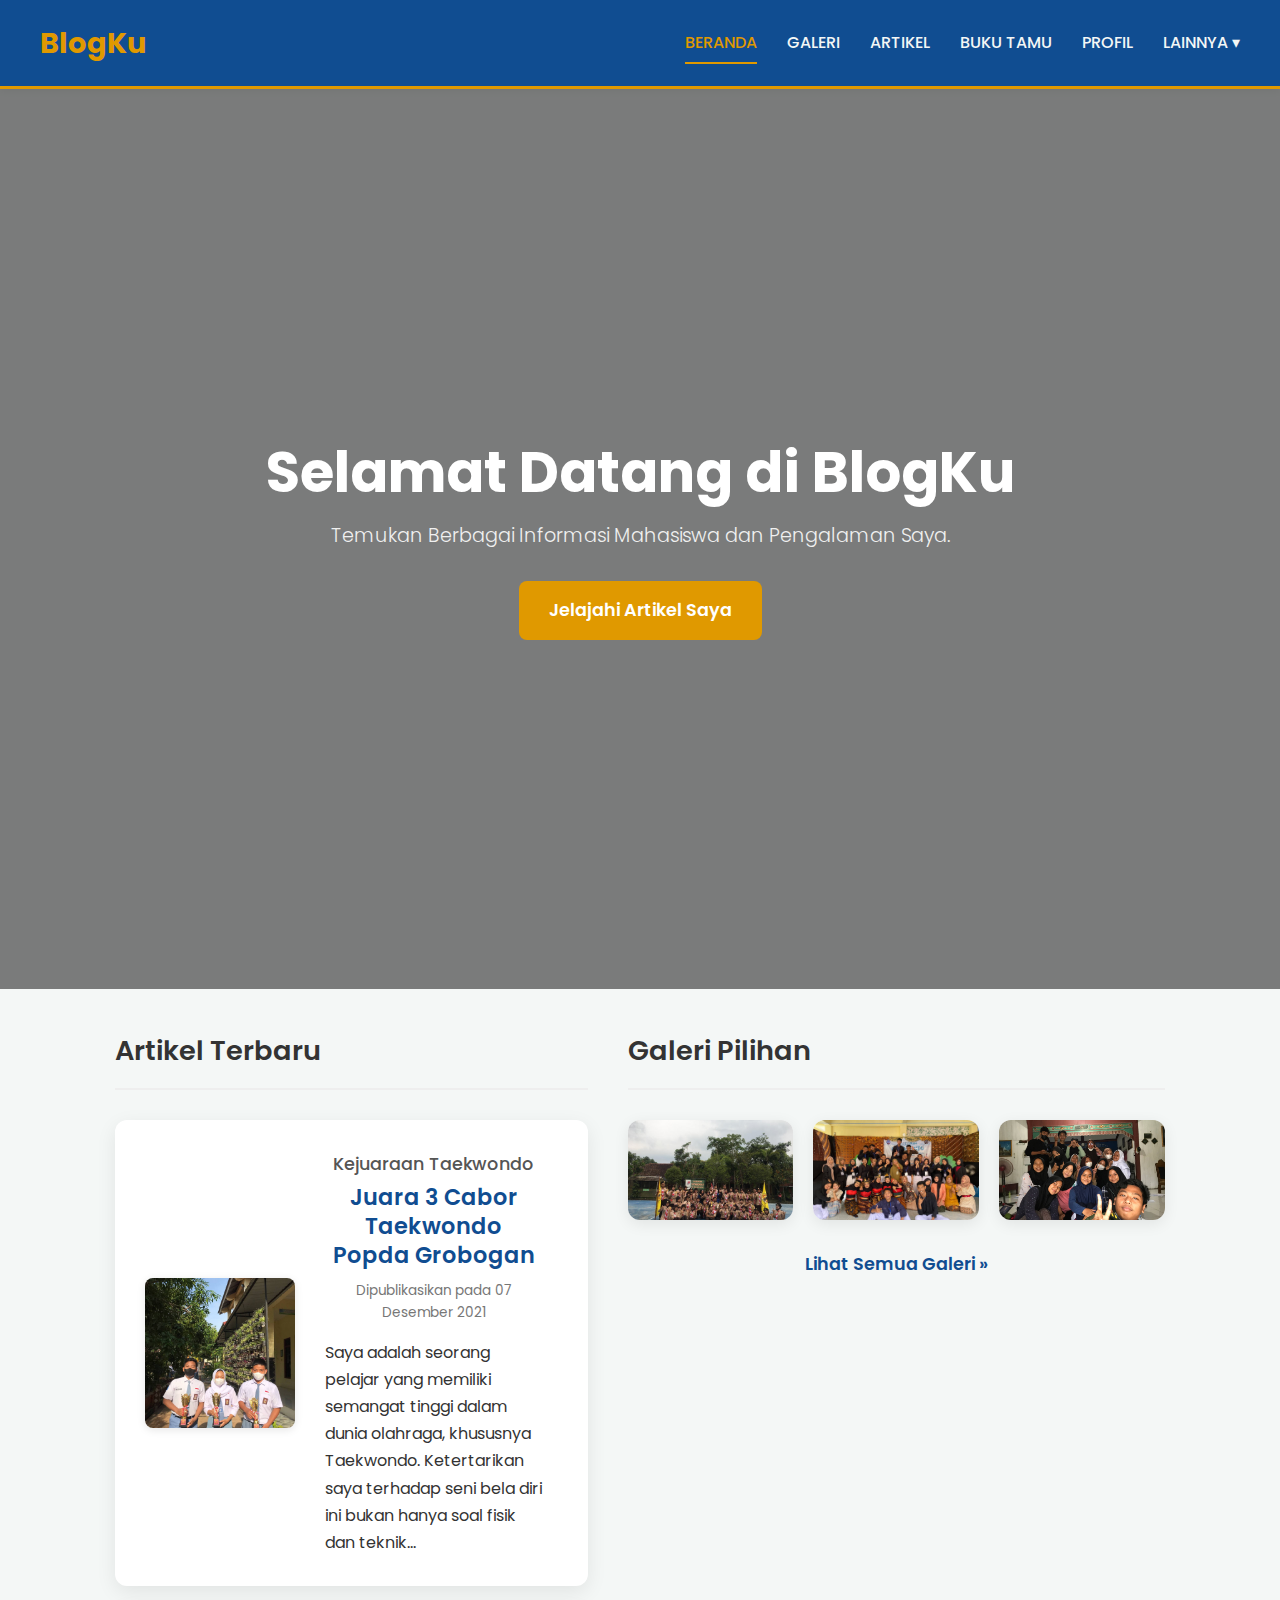
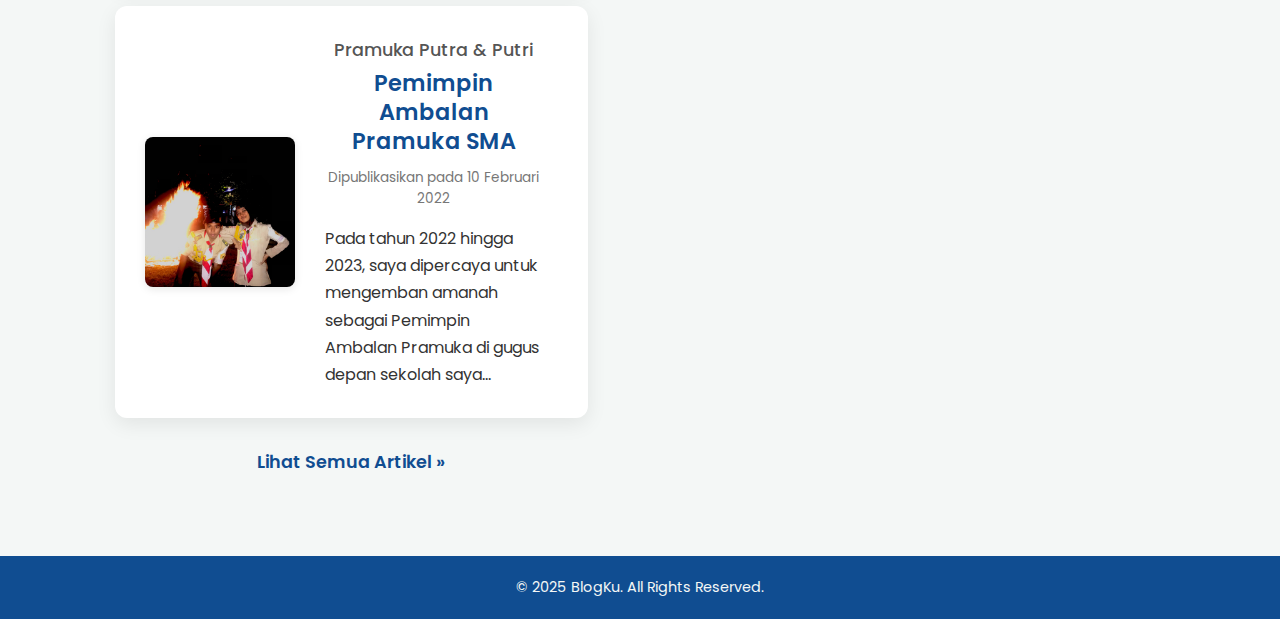
<file: index.html>
<!DOCTYPE html>
<html lang="en">
  <head>
    <meta charset="UTF-8" />
    <meta name="viewport" content="width=device-width, initial-scale=1.0" />
    <title>BlogKu - Beranda</title>
    <link
      href="https://fonts.googleapis.com/css2?family=Poppins:wght@300;400;500;600;700&display=swap"
      rel="stylesheet"
    />
    <link rel="stylesheet" href="style.css" />
  </head>
  <body>
    <header class="header">
      <a href="index.html" class="logo">BlogKu</a>
      <nav>
        <ul>
          <li><a href="index.html" class="active-nav-link">BERANDA</a></li>
          <li><a href="gallery.html">GALERI</a></li>
          <li><a href="article.html">ARTIKEL</a></li>
          <li><a href="guestbook.html">BUKU TAMU</a></li>
          <li><a href="profile.html">PROFIL</a></li>
          <li class="dropdown">
            <a href="#">LAINNYA &#9662;</a>
            <ul class="dropdown-content">
              <li><a href="achievements.html">PRESTASI</a></li>
              <li><a href="contact.html">KONTAK</a></li>
            </ul>
          </li>
        </ul>
      </nav>
    </header>

    <section class="hero-section">
      <div class="hero-content">
        <h1>Selamat Datang di BlogKu</h1>
        <p>Temukan Berbagai Informasi Mahasiswa dan Pengalaman Saya.</p>
        <a href="article.html" class="hero-button">Jelajahi Artikel Saya</a>
      </div>
    </section>

    <main class="main-content-below-hero">
      <section class="section-recent-articles">
        <h2 class="card-header-title">Artikel Terbaru</h2>

        <div class="article-card">
          <div class="article-image-container">
            <img
              src="img/photo_2025-07-31_10-55-17.jpg"
              alt="Gambar Artikel 1"
            />
          </div>
          <div class="article-content text-align-left">
            <h3 class="article-category">Kejuaraan Taekwondo</h3>
            <h4 class="article-sub-title">
              Juara 3 Cabor Taekwondo Popda Grobogan
            </h4>
            <p class="article-date">Dipublikasikan pada 07 Desember 2021</p>
            <p class="article-excerpt">
              Saya adalah seorang pelajar yang memiliki semangat tinggi dalam
              dunia olahraga, khususnya Taekwondo. Ketertarikan saya terhadap
              seni bela diri ini bukan hanya soal fisik dan teknik...
            </p>
          </div>
        </div>

        <div class="article-card">
          <div class="article-image-container">
            <img
              src="img/photo_2025-07-31_10-53-11.jpg"
              alt="Gambar Artikel 2"
            />
          </div>
          <div class="article-content text-align-left">
            <h3 class="article-category">Pramuka Putra & Putri</h3>
            <h4 class="article-sub-title">Pemimpin Ambalan Pramuka SMA</h4>
            <p class="article-date">Dipublikasikan pada 10 Februari 2022</p>
            <p class="article-excerpt">
              Pada tahun 2022 hingga 2023, saya dipercaya untuk mengemban amanah
              sebagai Pemimpin Ambalan Pramuka di gugus depan sekolah saya...
            </p>
          </div>
        </div>

        <div class="view-all-link">
          <a href="article.html">Lihat Semua Artikel &raquo;</a>
        </div>
      </section>

      <section class="section-featured-gallery">
        <h2 class="card-header-title">Galeri Pilihan</h2>

        <div class="gallery-container-index">
          <div class="gallery-item-index">
            <a href="gallery.html#lightbox-image-1">
              <img
                src="img/photo_2025-08-03_07-51-49.jpg"
                alt="Featured Gallery 1"
              />
            </a>
          </div>
          <div class="gallery-item-index">
            <a href="gallery.html#lightbox-image-2">
              <img
                src="img/photo_2025-07-31_10-54-39.jpg"
                alt="Featured Gallery 2"
              />
            </a>
          </div>
          <div class="gallery-item-index">
            <a href="gallery.html#lightbox-image-3">
              <img
                src="img/photo_2025-07-31_10-55-32.jpg"
                alt="Featured Gallery 3"
              />
            </a>
          </div>
        </div>

        <div class="view-all-link">
          <a href="gallery.html">Lihat Semua Galeri &raquo;</a>
        </div>
      </section>
    </main>

    <footer class="footer">
      <p>&copy; 2025 BlogKu. All Rights Reserved.</p>
    </footer>
  </body>
</html>
</file>
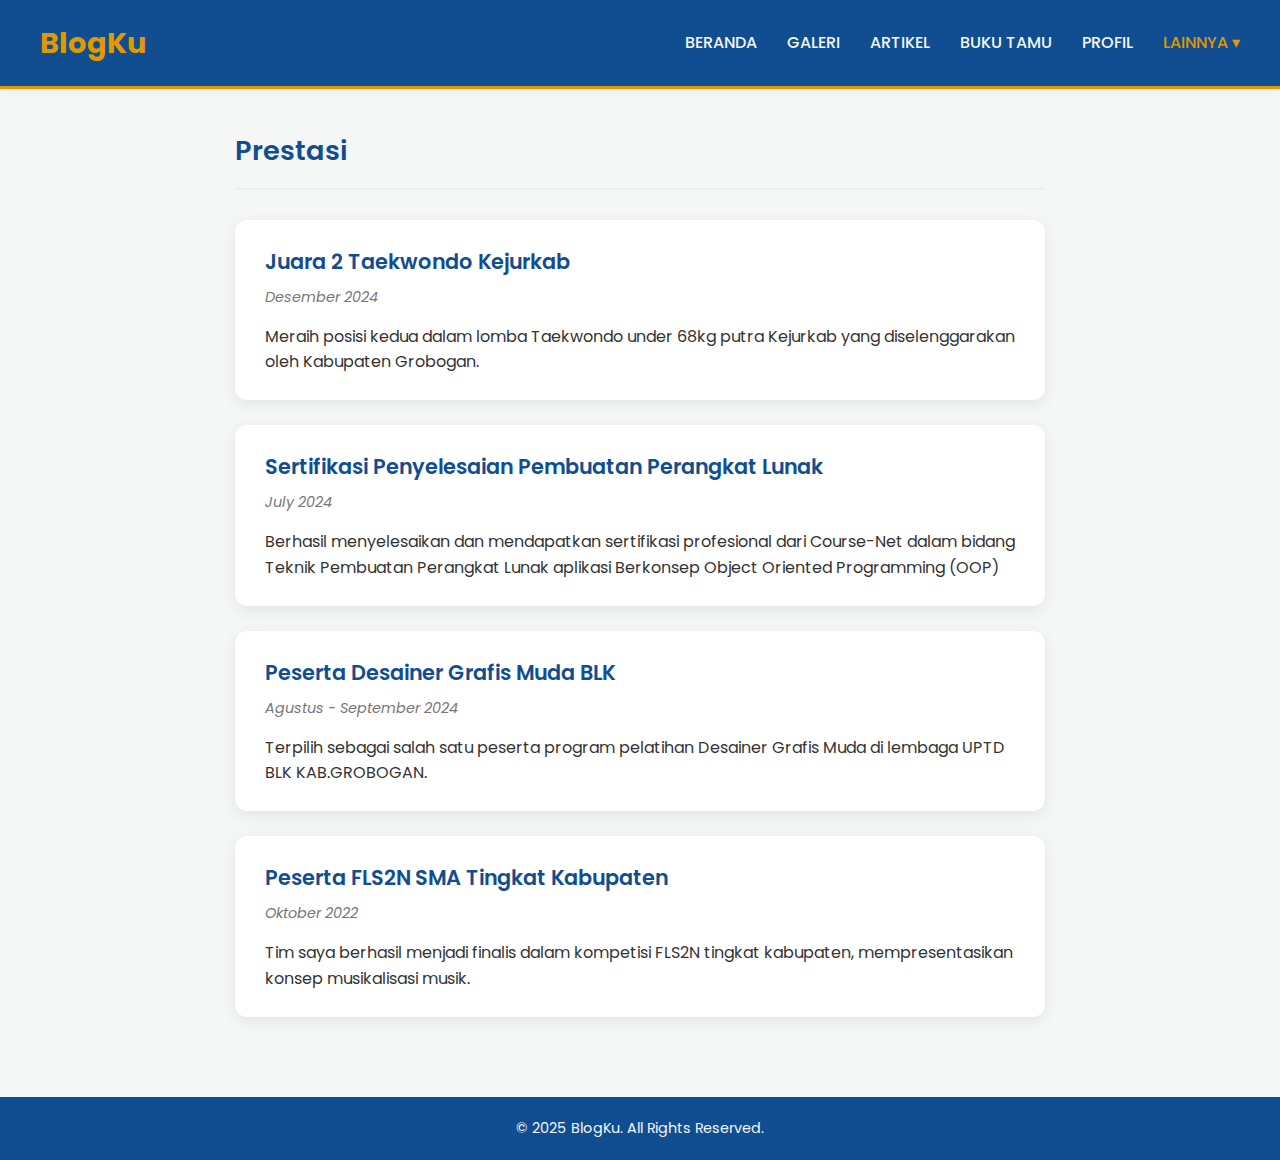
<file: achievements.html>
<!DOCTYPE html>
<html lang="en">
  <head>
    <meta charset="UTF-8" />
    <meta name="viewport" content="width=device-width, initial-scale=1.0" />
    <title>BlogKu - Prestasi</title>
    <link
      href="https://fonts.googleapis.com/css2?family=Poppins:wght@300;400;500;600;700&display=swap"
      rel="stylesheet"
    />
    <link rel="stylesheet" href="style.css" />
  </head>
  <body>
    <header class="header">
      <a href="index.html" class="logo">BlogKu</a>
      <nav>
        <ul>
          <li><a href="index.html">BERANDA</a></li>
          <li><a href="gallery.html">GALERI</a></li>
          <li><a href="article.html">ARTIKEL</a></li>
          <li><a href="guestbook.html">BUKU TAMU</a></li>
          <li><a href="profile.html">PROFIL</a></li>
          <li class="dropdown">
            <a href="#" class="active-nav-link">LAINNYA &#9662;</a>
            <ul class="dropdown-content">
              <li>
                <a href="achievements.html" class="active-nav-link">PRESTASI</a>
              </li>
              <li><a href="contact.html">KONTAK</a></li>
            </ul>
          </li>
        </ul>
      </nav>
    </header>

    <main class="main-content">
      <section class="achievements-section">
        <h2 class="card-header-title">Prestasi</h2>

        <div class="achievements-container">
          <div class="achievement-card">
            <h3>Juara 2 Taekwondo Kejurkab</h3>
            <p class="achievement-date">Desember 2024</p>
            <p class="achievement-description">
              Meraih posisi kedua dalam lomba Taekwondo under 68kg putra
              Kejurkab yang diselenggarakan oleh Kabupaten Grobogan.
            </p>
          </div>

          <div class="achievement-card">
            <h3>Sertifikasi Penyelesaian Pembuatan Perangkat Lunak</h3>
            <p class="achievement-date">July 2024</p>
            <p class="achievement-description">
              Berhasil menyelesaikan dan mendapatkan sertifikasi profesional
              dari Course-Net dalam bidang Teknik Pembuatan Perangkat Lunak
              aplikasi Berkonsep Object Oriented Programming (OOP)
            </p>
          </div>

          <div class="achievement-card">
            <h3>Peserta Desainer Grafis Muda BLK</h3>
            <p class="achievement-date">Agustus - September 2024</p>
            <p class="achievement-description">
              Terpilih sebagai salah satu peserta program pelatihan Desainer
              Grafis Muda di lembaga UPTD BLK KAB.GROBOGAN.
            </p>
          </div>

          <div class="achievement-card">
            <h3>Peserta FLS2N SMA Tingkat Kabupaten</h3>
            <p class="achievement-date">Oktober 2022</p>
            <p class="achievement-description">
              Tim saya berhasil menjadi finalis dalam kompetisi FLS2N tingkat
              kabupaten, mempresentasikan konsep musikalisasi musik.
            </p>
          </div>
        </div>
      </section>
    </main>

    <footer class="footer">
      <p>&copy; 2025 BlogKu. All Rights Reserved.</p>
    </footer>
  </body>
</html>
</file>
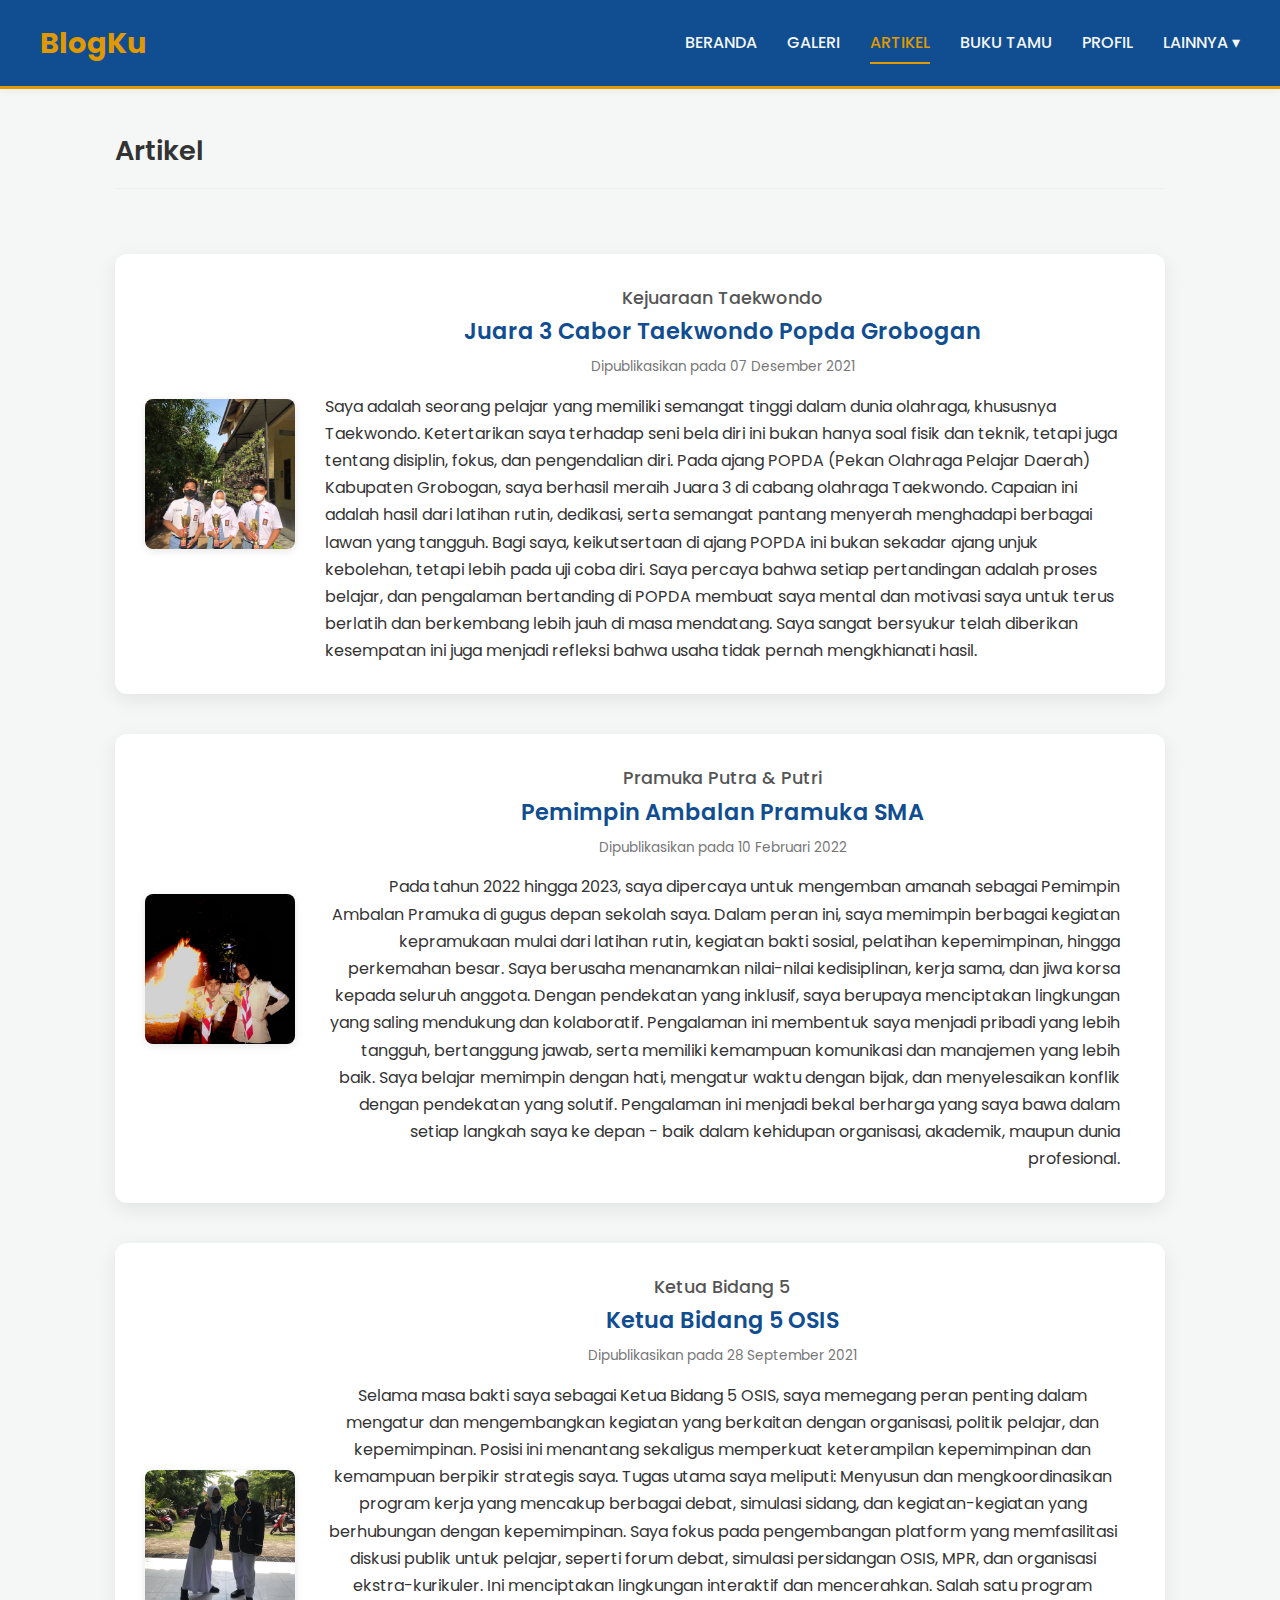
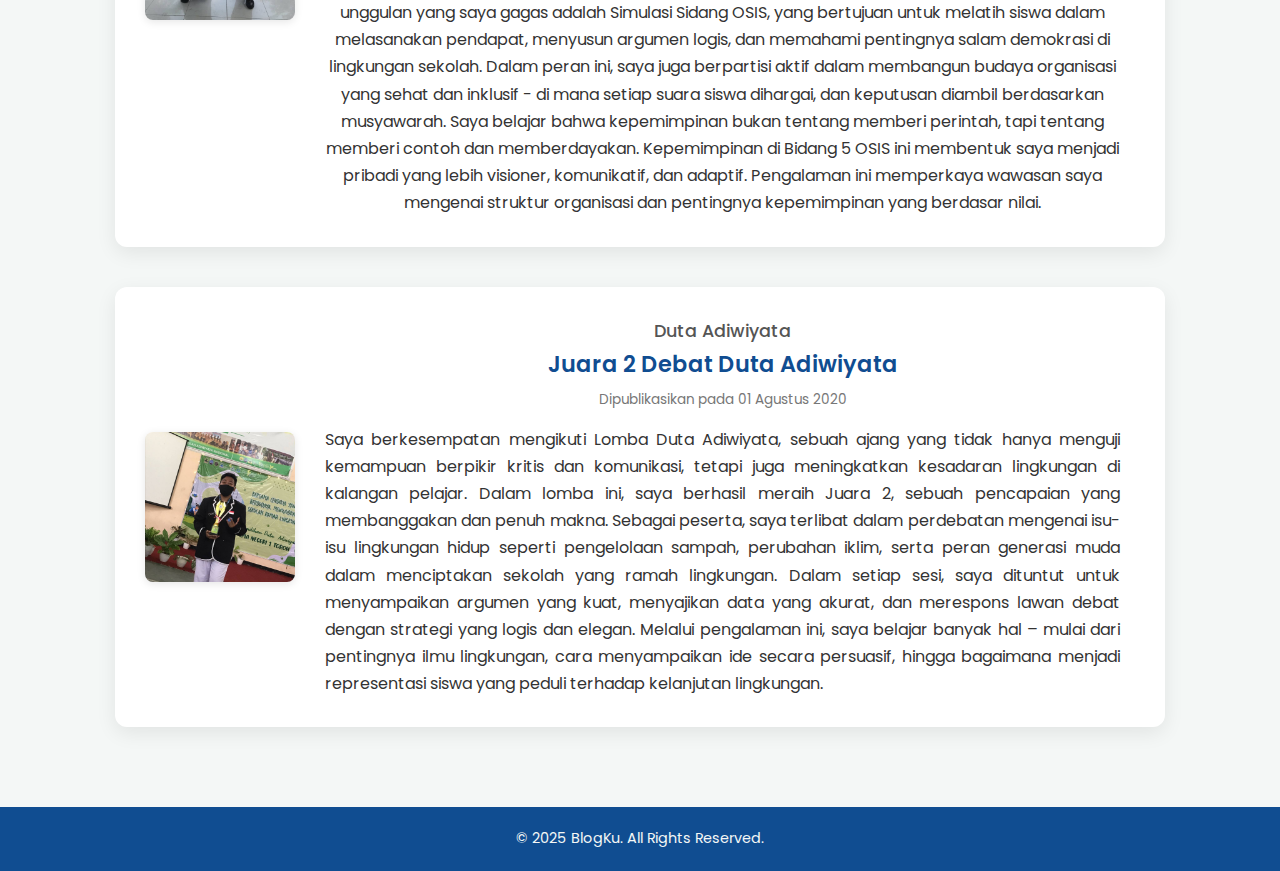
<file: article.html>
<!DOCTYPE html>
<html lang="en">
  <head>
    <meta charset="UTF-8" />
    <meta name="viewport" content="width=device-width, initial-scale=1.0" />
    <title>BlogKu - Artikel</title>
    <link
      href="https://fonts.googleapis.com/css2?family=Poppins:wght@300;400;500;600;700&display=swap"
      rel="stylesheet"
    />
    <link rel="stylesheet" href="style.css" />
  </head>
  <body>
    <header class="header">
      <a href="#" class="logo">BlogKu</a>
      <nav>
        <ul>
          <li><a href="index.html">BERANDA</a></li>
          <li><a href="gallery.html">GALERI</a></li>
          <li><a href="article.html" class="active-nav-link">ARTIKEL</a></li>
          <li><a href="guestbook.html">BUKU TAMU</a></li>
          <li><a href="profile.html">PROFIL</a></li>
          <li class="dropdown">
            <a href="#">LAINNYA &#9662;</a>
            <ul class="dropdown-content">
              <li><a href="achievements.html">PRESTASI</a></li>
              <li><a href="contact.html">KONTAK</a></li>
            </ul>
          </li>
        </ul>
      </nav>
    </header>

    <main class="main-content">
      <section class="articles-container">
        <h2 class="card-header-title">Artikel</h2>

        <div class="article-card">
          <div class="article-image-container">
            <img
              src="img/photo_2025-07-31_10-55-17.jpg"
              alt="Gambar Artikel 1"
            />
          </div>
          <div class="article-content text-align-left">
            <h3 class="article-category">Kejuaraan Taekwondo</h3>
            <h4 class="article-sub-title">
              Juara 3 Cabor Taekwondo Popda Grobogan
            </h4>
            <p class="article-date">Dipublikasikan pada 07 Desember 2021</p>
            <p class="article-excerpt">
              Saya adalah seorang pelajar yang memiliki semangat tinggi dalam
              dunia olahraga, khususnya Taekwondo. Ketertarikan saya terhadap
              seni bela diri ini bukan hanya soal fisik dan teknik, tetapi juga
              tentang disiplin, fokus, dan pengendalian diri. Pada ajang POPDA
              (Pekan Olahraga Pelajar Daerah) Kabupaten Grobogan, saya berhasil
              meraih Juara 3 di cabang olahraga Taekwondo. Capaian ini adalah
              hasil dari latihan rutin, dedikasi, serta semangat pantang
              menyerah menghadapi berbagai lawan yang tangguh. Bagi saya,
              keikutsertaan di ajang POPDA ini bukan sekadar ajang unjuk
              kebolehan, tetapi lebih pada uji coba diri. Saya percaya bahwa
              setiap pertandingan adalah proses belajar, dan pengalaman
              bertanding di POPDA membuat saya mental dan motivasi saya untuk
              terus berlatih dan berkembang lebih jauh di masa mendatang. Saya
              sangat bersyukur telah diberikan kesempatan ini juga menjadi
              refleksi bahwa usaha tidak pernah mengkhianati hasil.
            </p>
          </div>
        </div>

        <div class="article-card">
          <div class="article-image-container">
            <img
              src="img/photo_2025-07-31_10-53-11.jpg"
              alt="Gambar Artikel 2"
            />
          </div>
          <div class="article-content text-align-right">
            <h3 class="article-category">Pramuka Putra & Putri</h3>
            <h4 class="article-sub-title">Pemimpin Ambalan Pramuka SMA</h4>
            <p class="article-date">Dipublikasikan pada 10 Februari 2022</p>
            <p class="article-excerpt">
              Pada tahun 2022 hingga 2023, saya dipercaya untuk mengemban amanah
              sebagai Pemimpin Ambalan Pramuka di gugus depan sekolah saya.
              Dalam peran ini, saya memimpin berbagai kegiatan kepramukaan mulai
              dari latihan rutin, kegiatan bakti sosial, pelatihan kepemimpinan,
              hingga perkemahan besar. Saya berusaha menanamkan nilai-nilai
              kedisiplinan, kerja sama, dan jiwa korsa kepada seluruh anggota.
              Dengan pendekatan yang inklusif, saya berupaya menciptakan
              lingkungan yang saling mendukung dan kolaboratif. Pengalaman ini
              membentuk saya menjadi pribadi yang lebih tangguh, bertanggung
              jawab, serta memiliki kemampuan komunikasi dan manajemen yang
              lebih baik. Saya belajar memimpin dengan hati, mengatur waktu
              dengan bijak, dan menyelesaikan konflik dengan pendekatan yang
              solutif. Pengalaman ini menjadi bekal berharga yang saya bawa
              dalam setiap langkah saya ke depan - baik dalam kehidupan
              organisasi, akademik, maupun dunia profesional.
            </p>
          </div>
        </div>

        <div class="article-card">
          <div class="article-image-container">
            <img
              src="img/photo_2025-08-02_06-40-42.jpg"
              alt="Gambar Artikel 3"
            />
          </div>
          <div class="article-content text-align-center">
            <h3 class="article-category">Ketua Bidang 5</h3>
            <h4 class="article-sub-title">Ketua Bidang 5 OSIS</h4>
            <p class="article-date">Dipublikasikan pada 28 September 2021</p>
            <p class="article-excerpt">
              Selama masa bakti saya sebagai Ketua Bidang 5 OSIS, saya memegang
              peran penting dalam mengatur dan mengembangkan kegiatan yang
              berkaitan dengan organisasi, politik pelajar, dan kepemimpinan.
              Posisi ini menantang sekaligus memperkuat keterampilan
              kepemimpinan dan kemampuan berpikir strategis saya. Tugas utama
              saya meliputi: Menyusun dan mengkoordinasikan program kerja yang
              mencakup berbagai debat, simulasi sidang, dan kegiatan-kegiatan
              yang berhubungan dengan kepemimpinan. Saya fokus pada pengembangan
              platform yang memfasilitasi diskusi publik untuk pelajar, seperti
              forum debat, simulasi persidangan OSIS, MPR, dan organisasi
              ekstra-kurikuler. Ini menciptakan lingkungan interaktif dan
              mencerahkan. Salah satu program unggulan yang saya gagas adalah
              Simulasi Sidang OSIS, yang bertujuan untuk melatih siswa dalam
              melasanakan pendapat, menyusun argumen logis, dan memahami
              pentingnya salam demokrasi di lingkungan sekolah. Dalam peran ini,
              saya juga berpartisi aktif dalam membangun budaya organisasi yang
              sehat dan inklusif - di mana setiap suara siswa dihargai, dan
              keputusan diambil berdasarkan musyawarah. Saya belajar bahwa
              kepemimpinan bukan tentang memberi perintah, tapi tentang memberi
              contoh dan memberdayakan. Kepemimpinan di Bidang 5 OSIS ini
              membentuk saya menjadi pribadi yang lebih visioner, komunikatif,
              dan adaptif. Pengalaman ini memperkaya wawasan saya mengenai
              struktur organisasi dan pentingnya kepemimpinan yang berdasar
              nilai.
            </p>
          </div>
        </div>

        <div class="article-card">
          <div class="article-image-container">
            <img
              src="img/photo_2025-07-31_10-55-23.jpg"
              alt="Gambar Artikel 4"
            />
          </div>
          <div class="article-content text-align-justify">
            <h3 class="article-category">Duta Adiwiyata</h3>
            <h4 class="article-sub-title">Juara 2 Debat Duta Adiwiyata</h4>
            <p class="article-date">Dipublikasikan pada 01 Agustus 2020</p>
            <p class="article-excerpt">
              Saya berkesempatan mengikuti Lomba Duta Adiwiyata, sebuah ajang
              yang tidak hanya menguji kemampuan berpikir kritis dan komunikasi,
              tetapi juga meningkatkan kesadaran lingkungan di kalangan pelajar.
              Dalam lomba ini, saya berhasil meraih Juara 2, sebuah pencapaian
              yang membanggakan dan penuh makna. Sebagai peserta, saya terlibat
              dalam perdebatan mengenai isu-isu lingkungan hidup seperti
              pengelolaan sampah, perubahan iklim, serta peran generasi muda
              dalam menciptakan sekolah yang ramah lingkungan. Dalam setiap
              sesi, saya dituntut untuk menyampaikan argumen yang kuat,
              menyajikan data yang akurat, dan merespons lawan debat dengan
              strategi yang logis dan elegan. Melalui pengalaman ini, saya
              belajar banyak hal – mulai dari pentingnya ilmu lingkungan, cara
              menyampaikan ide secara persuasif, hingga bagaimana menjadi
              representasi siswa yang peduli terhadap kelanjutan lingkungan.
            </p>
          </div>
        </div>
      </section>
    </main>

    <footer class="footer">
      <p>&copy; 2025 BlogKu. All Rights Reserved.</p>
    </footer>
  </body>
</html>
</file>
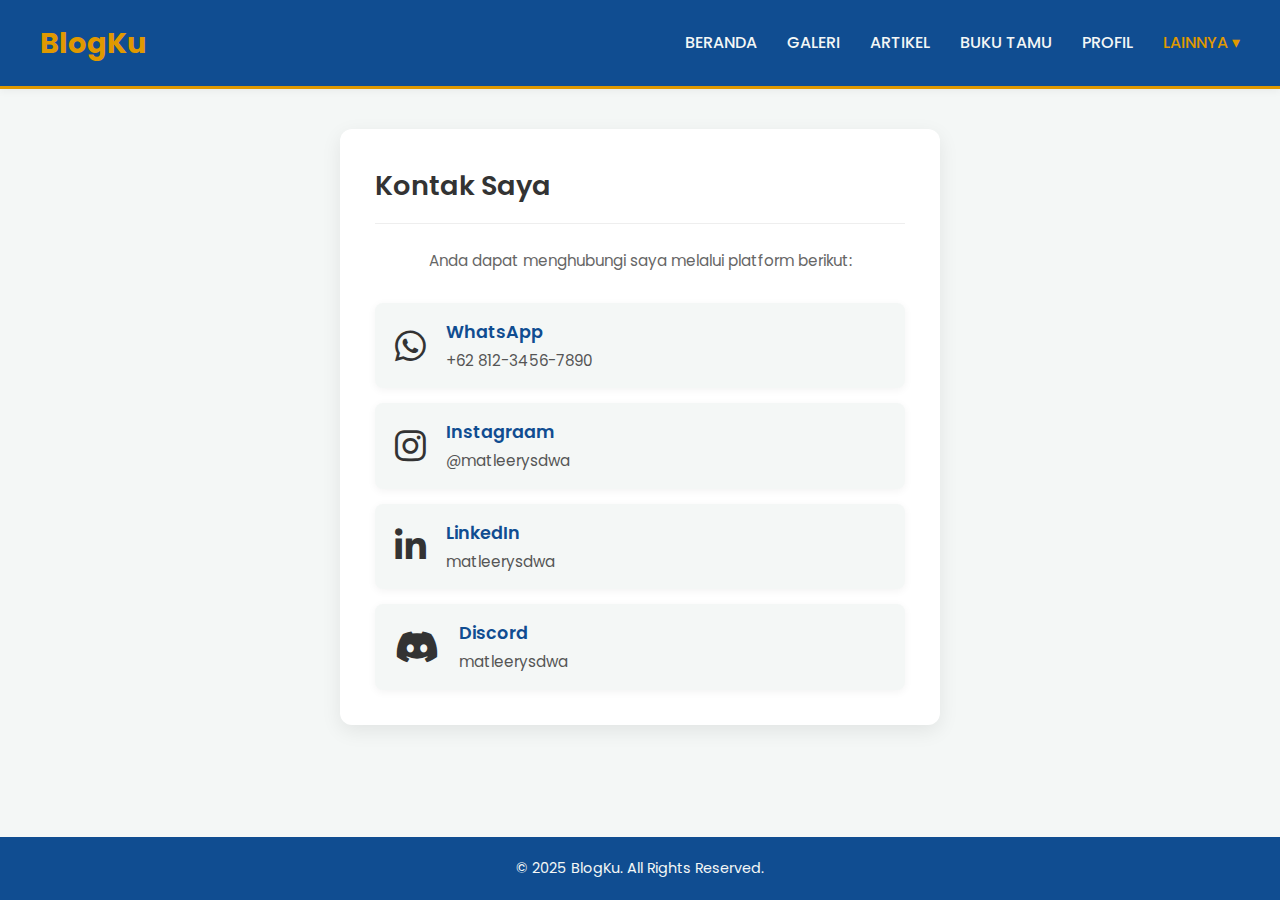
<file: contact.html>
<!DOCTYPE html>
<html lang="en">
  <head>
    <meta charset="UTF-8" />
    <meta name="viewport" content="width=device-width, initial-scale=1.0" />
    <title>BlogKu - Kontak Saya</title>
    <link
      href="https://fonts.googleapis.com/css2?family=Poppins:wght@300;400;500;600;700&display=swap"
      rel="stylesheet"
    />
    <link
      rel="stylesheet"
      href="https://cdnjs.cloudflare.com/ajax/libs/font-awesome/6.0.0-beta3/css/all.min.css"
    />
    <link rel="stylesheet" href="style.css" />
  </head>
  <body>
    <header class="header">
      <a href="index.html" class="logo">BlogKu</a>
      <nav>
        <ul>
          <li><a href="index.html">BERANDA</a></li>
          <li><a href="gallery.html">GALERI</a></li>
          <li><a href="article.html">ARTIKEL</a></li>
          <li><a href="guestbook.html">BUKU TAMU</a></li>
          <li><a href="profile.html">PROFIL</a></li>
          <li class="dropdown">
            <a href="#" class="active-nav-link">LAINNYA &#9662;</a>
            <ul class="dropdown-content">
              <li><a href="achievements.html">PRESTASI</a></li>
              <li><a href="contact.html" class="active-nav-link">KONTAK</a></li>
            </ul>
          </li>
        </ul>
      </nav>
    </header>

    <main class="main-content">
      <section class="contact-card">
        <h2 class="card-header-title">Kontak Saya</h2>

        <p class="contact-description">
          Anda dapat menghubungi saya melalui platform berikut:
        </p>

        <div class="contact-methods-list">
          <a
            href="https://wa.me/6281234567890"
            target="_blank"
            class="contact-method-item"
          >
            <span class="contact-method-icon"
              ><i class="fab fa-whatsapp"></i
            ></span>
            <div class="contact-method-text">
              <span class="contact-method-name">WhatsApp</span>
              <span class="contact-method-handle">+62 812-3456-7890</span>
            </div>
          </a>
          <a
            href="https://www.instagram.com/matleerysdwa"
            target="_blank"
            class="contact-method-item"
          >
            <span class="contact-method-icon"
              ><i class="fab fa-instagram"></i
            ></span>
            <div class="contact-method-text">
              <span class="contact-method-name">Instagraam</span>
              <span class="contact-method-handle">@matleerysdwa</span>
            </div>
          </a>
          <a
            href="https://www.linkedin.com/in/nama-profil"
            target="_blank"
            class="contact-method-item"
          >
            <span class="contact-method-icon"
              ><i class="fab fa-linkedin-in"></i
            ></span>
            <div class="contact-method-text">
              <span class="contact-method-name">LinkedIn</span>
              <span class="contact-method-handle">matleerysdwa</span>
            </div>
          </a>
          <a
            href="https://discordapp.com/usersa"
            target="_blank"
            class="contact-method-item"
          >
            <span class="contact-method-icon"
              ><i class="fab fa-discord"></i
            ></span>
            <div class="contact-method-text">
              <span class="contact-method-name">Discord</span>
              <span class="contact-method-handle">matleerysdwa</span>
            </div>
          </a>
        </div>
      </section>
    </main>

    <footer class="footer">
      <p>&copy; 2025 BlogKu. All Rights Reserved.</p>
    </footer>
  </body>
</html>
</file>
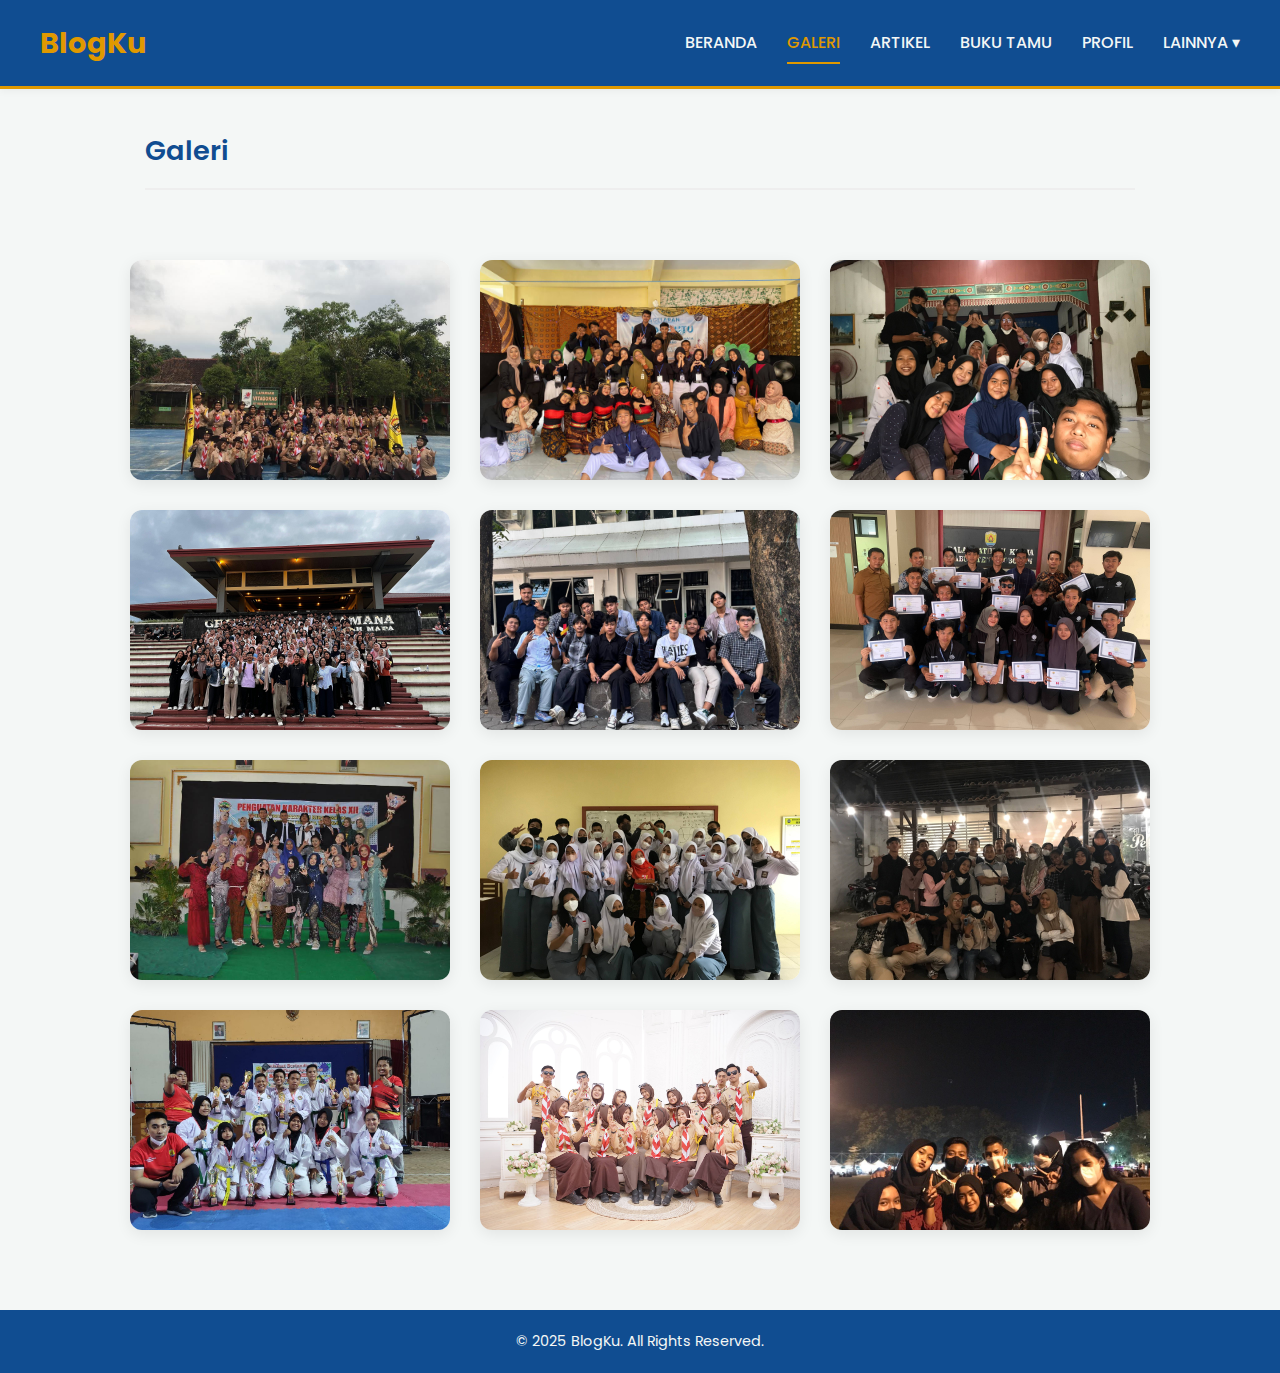
<file: gallery.html>
<!DOCTYPE html>
<html lang="en">
  <head>
    <meta charset="UTF-8" />
    <meta name="viewport" content="width=device-width, initial-scale=1.0" />
    <title>BlogKu - Galeri</title>
    <link
      href="https://fonts.googleapis.com/css2?family=Poppins:wght@300;400;500;600;700&display=swap"
      rel="stylesheet"
    />
    <link rel="stylesheet" href="style.css" />
  </head>
  <body>
    <header class="header">
      <a href="#" class="logo">BlogKu</a>
      <nav>
        <ul>
          <li><a href="index.html">BERANDA</a></li>
          <li><a href="gallery.html" class="active-nav-link">GALERI</a></li>
          <li><a href="article.html">ARTIKEL</a></li>
          <li><a href="guestbook.html">BUKU TAMU</a></li>
          <li><a href="profile.html">PROFIL</a></li>
          <li class="dropdown">
            <a href="#">LAINNYA &#9662;</a>
            <ul class="dropdown-content">
              <li><a href="achievements.html">PRESTASI</a></li>
              <li><a href="contact.html">KONTAK</a></li>
            </ul>
          </li>
        </ul>
      </nav>
    </header>

    <main class="main-content">
      <section class="gallery-section">
        <h2 class="card-header-title">Galeri</h2>

        <div class="gallery-container">
          <div class="gallery-item">
            <a href="#lightbox-image-1">
              <img
                src="img/photo_2025-08-03_07-51-49.jpg"
                alt="Gallery Photo 1"
              />
            </a>
          </div>
          <div class="gallery-item">
            <a href="#lightbox-image-2">
              <img
                src="img/photo_2025-07-31_10-54-39.jpg"
                alt="Gallery Photo 2"
              />
            </a>
          </div>
          <div class="gallery-item">
            <a href="#lightbox-image-3">
              <img
                src="img/photo_2025-07-31_10-55-32.jpg"
                alt="Gallery Photo 3"
              />
            </a>
          </div>
          <div class="gallery-item">
            <a href="#lightbox-image-4">
              <img
                src="img/photo_2025-07-31_10-52-40.jpg"
                alt="Gallery Photo 4"
              />
            </a>
          </div>
          <div class="gallery-item">
            <a href="#lightbox-image-5">
              <img
                src="img/photo_2025-07-31_10-39-44.jpg"
                alt="Gallery Photo 5"
              />
            </a>
          </div>
          <div class="gallery-item">
            <a href="#lightbox-image-6">
              <img
                src="img/photo_2025-07-31_10-53-09.jpg"
                alt="Gallery Photo 6"
              />
            </a>
          </div>
          <div class="gallery-item">
            <a href="#lightbox-image-7">
              <img
                src="img/photo_2025-07-31_10-48-08.jpg"
                alt="Gallery Photo 7"
              />
            </a>
          </div>
          <div class="gallery-item">
            <a href="#lightbox-image-8">
              <img
                src="img/photo_2025-07-31_10-55-07.jpg"
                alt="Gallery Photo 8"
              />
            </a>
          </div>
          <div class="gallery-item">
            <a href="#lightbox-image-9">
              <img
                src="img/photo_2025-07-31_10-55-02.jpg"
                alt="Gallery Photo 9"
              />
            </a>
          </div>
          <div class="gallery-item">
            <a href="#lightbox-image-10">
              <img
                src="img/photo_2025-08-03_07-52-15.jpg"
                alt="Gallery Photo 10"
              />
            </a>
          </div>
          <div class="gallery-item">
            <a href="#lightbox-image-11">
              <img
                src="img/photo_2025-07-31_10-54-34.jpg"
                alt="Gallery Photo 11"
              />
            </a>
          </div>
          <div class="gallery-item">
            <a href="#lightbox-image-12">
              <img
                src="img/photo_2025-08-03_07-52-49.jpg"
                alt="Gallery Photo 12"
              />
            </a>
          </div>
        </div>
      </section>
    </main>

    <footer class="footer">
      <p>&copy; 2025 BlogKu. All Rights Reserved.</p>
    </footer>

    <div id="lightbox-image-1" class="lightbox-overlay">
      <a href="#" class="lightbox-close">&times;</a>
      <img
        src="img/photo_2025-08-03_07-51-49.jpg"
        alt="Enlarged Gallery Photo 1"
      />
    </div>
    <div id="lightbox-image-2" class="lightbox-overlay">
      <a href="#" class="lightbox-close">&times;</a>
      <img
        src="img/photo_2025-07-31_10-54-39.jpg"
        alt="Enlarged Gallery Photo 2"
      />
    </div>
    <div id="lightbox-image-3" class="lightbox-overlay">
      <a href="#" class="lightbox-close">&times;</a>
      <img
        src="img/photo_2025-07-31_10-55-32.jpg"
        alt="Enlarged Gallery Photo 3"
      />
    </div>
    <div id="lightbox-image-4" class="lightbox-overlay">
      <a href="#" class="lightbox-close">&times;</a>
      <img
        src="img/photo_2025-07-31_10-52-40.jpg"
        alt="Enlarged Gallery Photo 4"
      />
    </div>
    <div id="lightbox-image-5" class="lightbox-overlay">
      <a href="#" class="lightbox-close">&times;</a>
      <img
        src="img/photo_2025-07-31_10-39-44.jpg"
        alt="Enlarged Gallery Photo 5"
      />
    </div>
    <div id="lightbox-image-6" class="lightbox-overlay">
      <a href="#" class="lightbox-close">&times;</a>
      <img
        src="img/photo_2025-07-31_10-53-09.jpg"
        alt="Enlarged Gallery Photo 6"
      />
    </div>
    <div id="lightbox-image-7" class="lightbox-overlay">
      <a href="#" class="lightbox-close">&times;</a>
      <img
        src="img/photo_2025-07-31_10-48-08.jpg"
        alt="Enlarged Gallery Photo 7"
      />
    </div>
    <div id="lightbox-image-8" class="lightbox-overlay">
      <a href="#" class="lightbox-close">&times;</a>
      <img
        src="img/photo_2025-07-31_10-55-07.jpg"
        alt="Enlarged Gallery Photo 8"
      />
    </div>
    <div id="lightbox-image-9" class="lightbox-overlay">
      <a href="#" class="lightbox-close">&times;</a>
      <img
        src="img/photo_2025-07-31_10-55-02.jpg"
        alt="Enlarged Gallery Photo 9"
      />
    </div>
    <div id="lightbox-image-10" class="lightbox-overlay">
      <a href="#" class="lightbox-close">&times;</a>
      <img
        src="img/photo_2025-08-03_07-52-15.jpg"
        alt="Enlarged Gallery Photo 10"
      />
    </div>
    <div id="lightbox-image-11" class="lightbox-overlay">
      <a href="#" class="lightbox-close">&times;</a>
      <img
        src="img/photo_2025-07-31_10-54-34.jpg"
        alt="Enlarged Gallery Photo 11"
      />
    </div>
    <div id="lightbox-image-12" class="lightbox-overlay">
      <a href="#" class="lightbox-close">&times;</a>
      <img
        src="img/photo_2025-08-03_07-52-49.jpg"
        alt="Enlarged Gallery Photo 12"
      />
    </div>
  </body>
</html>
</file>
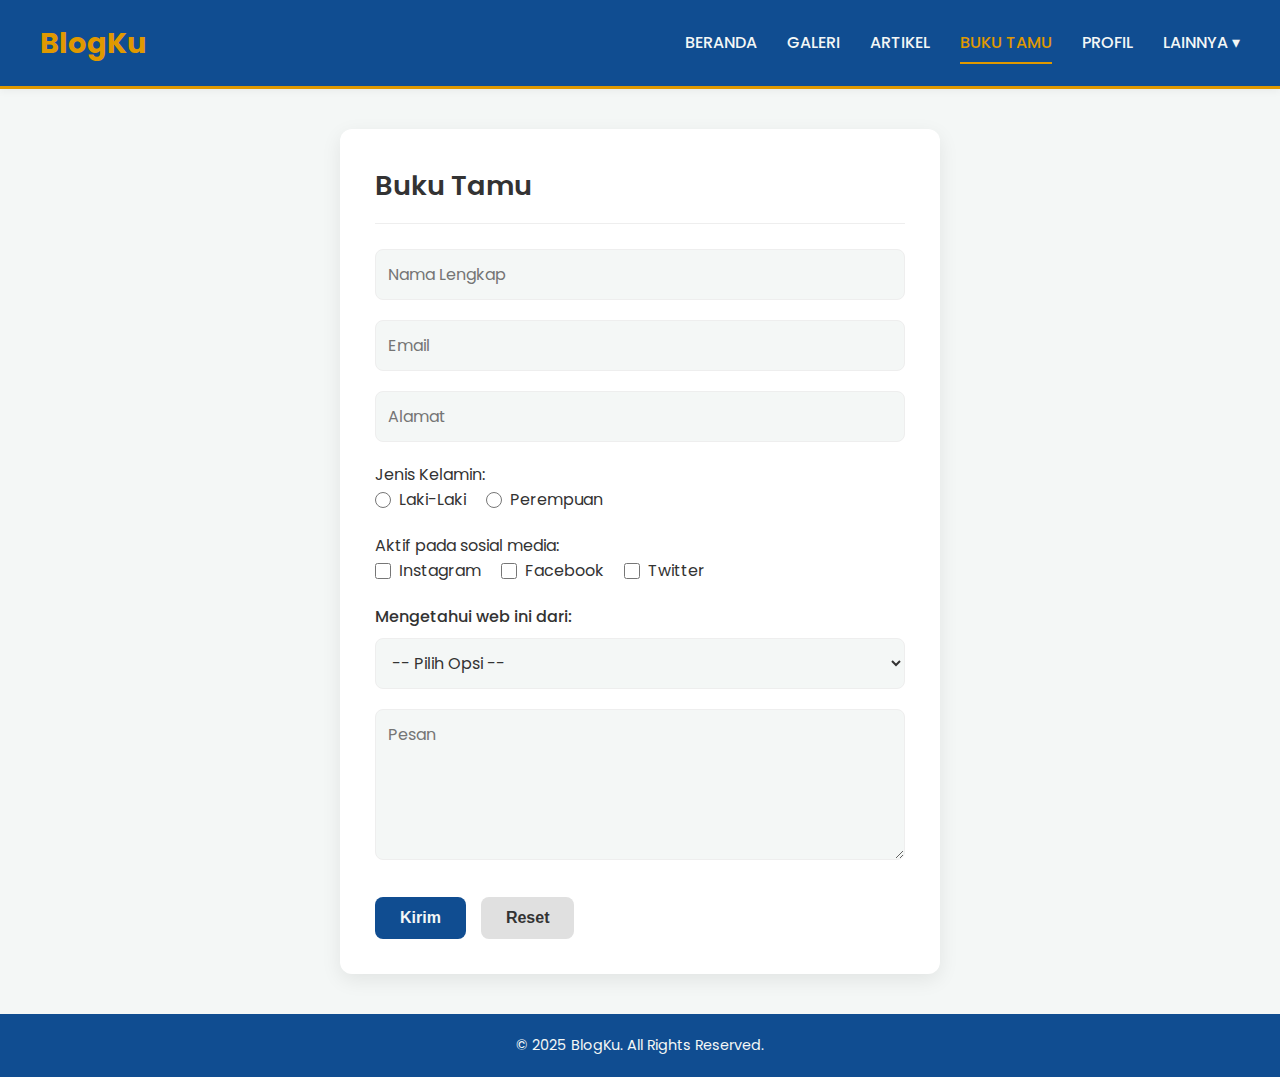
<file: guestbook.html>
<!DOCTYPE html>
<html lang="en">
  <head>
    <meta charset="UTF-8" />
    <meta name="viewport" content="width=device-width, initial-scale=1.0" />
    <title>BlogKu - Buku Tamu</title>
    <link
      href="https://fonts.googleapis.com/css2?family=Poppins:wght@300;400;500;600;700&display=swap"
      rel="stylesheet"
    />
    <link rel="stylesheet" href="style.css" />
  </head>
  <body>
    <header class="header">
      <a href="#" class="logo">BlogKu</a>
      <nav>
        <ul>
          <li><a href="index.html">BERANDA</a></li>
          <li><a href="gallery.html">GALERI</a></li>
          <li><a href="article.html">ARTIKEL</a></li>
          <li>
            <a href="guestbook.html" class="active-nav-link">BUKU TAMU</a>
          </li>
          <li><a href="profile.html">PROFIL</a></li>
          <li class="dropdown">
            <a href="#">LAINNYA &#9662;</a>
            <ul class="dropdown-content">
              <li><a href="achievements.html">PRESTASI</a></li>
              <li><a href="contact.html">KONTAK</a></li>
            </ul>
          </li>
        </ul>
      </nav>
    </header>

    <main class="main-content">
      <section class="guestbook-card">
        <h2 class="card-header-title">Buku Tamu</h2>

        <form action="#" method="post" class="guestbook-form">
          <div class="form-group">
            <label for="nama_lengkap" class="sr-only">Nama Lengkap</label>
            <input
              type="text"
              id="nama_lengkap"
              name="nama_lengkap"
              placeholder="Nama Lengkap"
              required
            />
          </div>

          <div class="form-group">
            <label for="email" class="sr-only">Email</label>
            <input
              type="email"
              id="email"
              name="email"
              placeholder="Email"
              required
            />
          </div>

          <div class="form-group">
            <label for="alamat" class="sr-only">Alamat</label>
            <input
              type="text"
              id="alamat"
              name="alamat"
              placeholder="Alamat"
              required
            />
          </div>

          <div class="form-group">
            <p>Jenis Kelamin:</p>
            <div class="radio-group">
              <label>
                <input type="radio" name="jenis_kelamin" value="Laki-Laki" />
                Laki-Laki
              </label>
              <label>
                <input type="radio" name="jenis_kelamin" value="Perempuan" />
                Perempuan
              </label>
            </div>
          </div>

          <div class="form-group">
            <p>Aktif pada sosial media:</p>
            <div class="checkbox-group">
              <label>
                <input
                  type="checkbox"
                  name="sosial_media[]"
                  value="Instagram"
                />
                Instagram
              </label>
              <label>
                <input type="checkbox" name="sosial_media[]" value="Facebook" />
                Facebook
              </label>
              <label>
                <input type="checkbox" name="sosial_media[]" value="Twitter" />
                Twitter
              </label>
            </div>
          </div>

          <div class="form-group">
            <label for="sumber_web">Mengetahui web ini dari:</label>
            <select id="sumber_web" name="sumber_web">
              <option value="">-- Pilih Opsi --</option>
              <option value="Web UDINUS">Web UDINUS</option>
              <option value="Surat Kabar">Surat Kabar</option>
              <option value="Teman Kerabat">Teman Kerabat</option>
            </select>
          </div>

          <div class="form-group">
            <label for="pesan" class="sr-only">Pesan</label>
            <textarea
              id="pesan"
              name="pesan"
              placeholder="Pesan"
              rows="5"
            ></textarea>
          </div>

          <div class="form-buttons">
            <button type="submit">Kirim</button>
            <button type="reset">Reset</button>
          </div>
        </form>
      </section>
    </main>

    <footer class="footer">
      <p>&copy; 2025 BlogKu. All Rights Reserved.</p>
    </footer>
  </body>
</html>
</file>
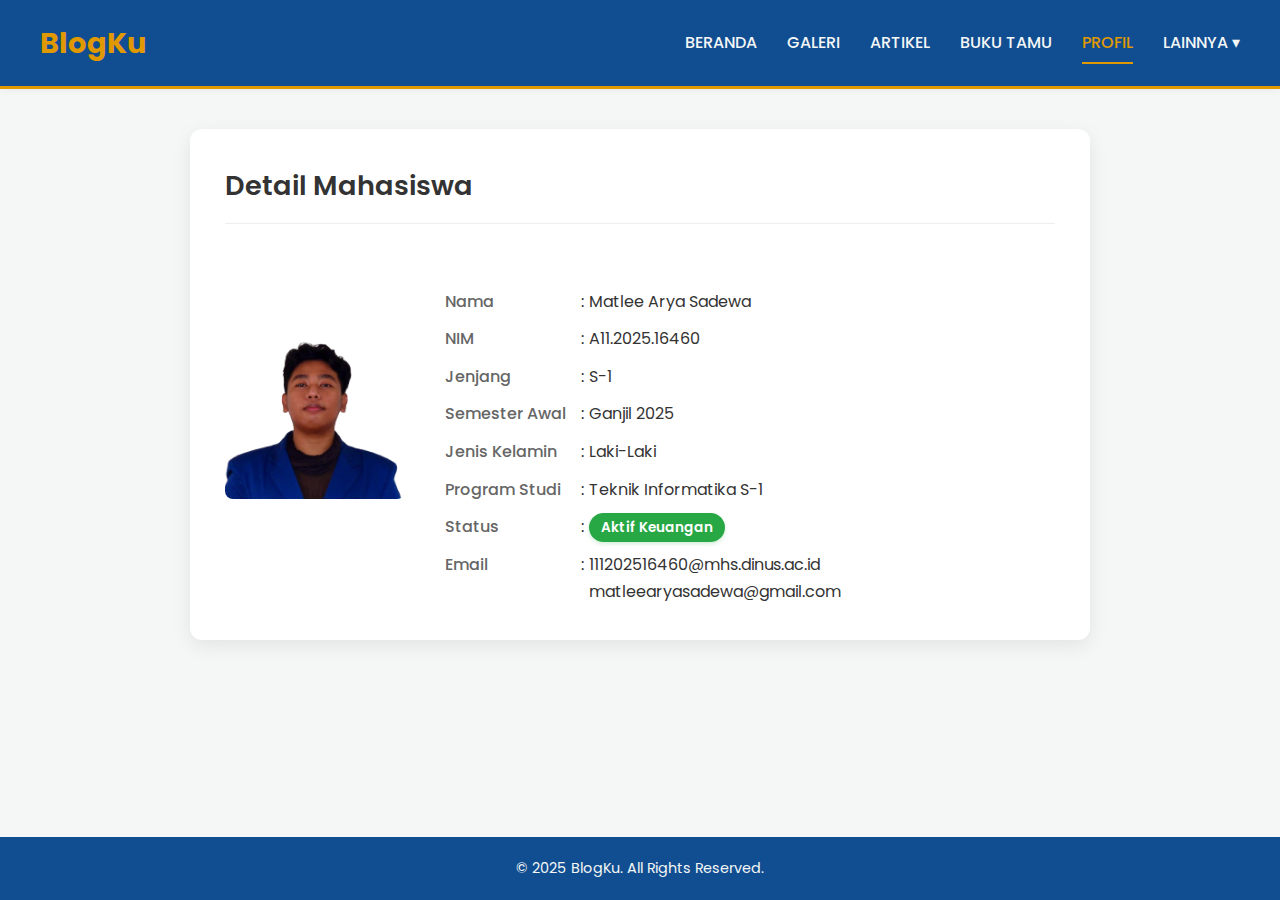
<file: profile.html>
<!DOCTYPE html>
<html lang="en">
  <head>
    <meta charset="UTF-8" />
    <meta name="viewport" content="width=device-width, initial-scale=1.0" />
    <title>BlogKu - Detail Mahasiswa</title>
    <link
      href="https://fonts.googleapis.com/css2?family=Poppins:wght@300;400;500;600;700&display=swap"
      rel="stylesheet"
    />
    <link rel="stylesheet" href="style.css" />
  </head>
  <body>
    <header class="header">
      <a href="#" class="logo">BlogKu</a>
      <nav>
        <ul>
          <li><a href="index.html">BERANDA</a></li>
          <li><a href="gallery.html">GALERI</a></li>
          <li><a href="article.html">ARTIKEL</a></li>
          <li><a href="guestbook.html">BUKU TAMU</a></li>
          <li><a href="profile.html" class="active-nav-link">PROFIL</a></li>
          <li class="dropdown">
            <a href="#">LAINNYA &#9662;</a>
            <ul class="dropdown-content">
              <li><a href="achievements.html">PRESTASI</a></li>
              <li><a href="contact.html">KONTAK</a></li>
            </ul>
          </li>
        </ul>
      </nav>
    </header>

    <main class="main-content">
      <section class="student-detail-card">
        <h2 class="card-header-title">Detail Mahasiswa</h2>

        <div class="student-info-left">
          <div class="student-photo-container">
            <img
              src="img/photo_2025-07-30_23-51-50-removebg-preview.png"
              alt="Student Photo"
            />
          </div>
        </div>

        <div class="student-info-right">
          <div class="info-item">
            <span class="info-label">Nama</span>
            <span class="info-colon">:</span>
            <span class="info-value">Matlee Arya Sadewa</span>
          </div>
          <div class="info-item">
            <span class="info-label">NIM</span>
            <span class="info-colon">:</span>
            <span class="info-value">A11.2025.16460</span>
          </div>
          <div class="info-item">
            <span class="info-label">Jenjang</span>
            <span class="info-colon">:</span>
            <span class="info-value">S-1</span>
          </div>
          <div class="info-item">
            <span class="info-label">Semester Awal</span>
            <span class="info-colon">:</span>
            <span class="info-value">Ganjil 2025</span>
          </div>
          <div class="info-item">
            <span class="info-label">Jenis Kelamin</span>
            <span class="info-colon">:</span>
            <span class="info-value">Laki-Laki</span>
          </div>
          <div class="info-item">
            <span class="info-label">Program Studi</span>
            <span class="info-colon">:</span>
            <span class="info-value">Teknik Informatika S-1</span>
          </div>
          <div class="info-item">
            <span class="info-label">Status</span>
            <span class="info-colon">:</span>
            <span class="info-value"
              ><span class="status-badge">Aktif Keuangan</span></span
            >
          </div>
          <div class="info-item">
            <span class="info-label">Email</span>
            <span class="info-colon">:</span>
            <span class="info-value">
              <span class="email-line">111202516460@mhs.dinus.ac.id</span>
              <span class="email-line">matleearyasadewa@gmail.com</span>
            </span>
          </div>
        </div>
      </section>
    </main>

    <footer class="footer">
      <p>&copy; 2025 BlogKu. All Rights Reserved.</p>
    </footer>
  </body>
</html>
</file>
<file: style.css>
/* --- 1. GLOBAL / BASE STYLES --- */

:root {
  --primary-blue: rgb(224, 153, 0);
  --dark-header-footer: rgb(16, 77, 145);
  --text-color-dark: #333;
  --text-color-light: #f4f7f6;
  --light-bg: #f4f7f6;
  --white-bg: #ffffff;
  --shadow-light: rgba(0, 0, 0, 0.05);
  --shadow-medium: rgba(0, 0, 0, 0.08);
  --border-light: #eee;
}

* {
  margin: 0;
  padding: 0;
  box-sizing: border-box;
}

body {
  font-family: "Poppins", sans-serif;
  background-color: var(--light-bg);
  color: var(--text-color-dark);
  line-height: 1.6;
  display: flex;
  flex-direction: column;
  min-height: 100vh;
}

.header {
  background-color: var(--dark-header-footer);
  padding: 20px 40px;
  display: flex;
  justify-content: space-between;
  align-items: center;
  box-shadow: 0 2px 8px var(--shadow-light);
  border-bottom: 3px solid var(--primary-blue);
}

.header .logo {
  font-size: 1.8em;
  font-weight: 700;
  color: var(--primary-blue);
  text-decoration: none;
}

.header nav ul {
  list-style: none;
  display: flex;
  gap: 30px;
}

.header nav a {
  text-decoration: none;
  color: var(--text-color-light);
  font-weight: 500;
  padding: 5px 0;
  position: relative;
}

.header nav a::after {
  content: "";
  position: absolute;
  width: 0;
  height: 2px;
  background-color: var(--primary-blue);
  left: 0;
  bottom: -5px;
}

.header nav a:hover {
  color: var(--primary-blue);
}

.header nav a:hover::after {
  width: 100%;
}

.header nav a.active-nav-link {
    color: var(--primary-blue);
}

.header nav a.active-nav-link::after {
    width: 100%;
}

/* Dropdown Navigation Styles */
.header nav ul li.dropdown {
  position: relative;
}

.header nav ul li.dropdown .dropdown-content {
  display: none;
  position: absolute;
  background-color: var(--dark-header-footer);
  min-width: 160px;
  box-shadow: 0px 8px 16px 0px rgba(0,0,0,0.2);
  z-index: 10;
  list-style: none;
  padding: 10px 0;
  border-radius: 0 0 8px 8px;
  left: 50%;
  transform: translateX(-50%);
  top: calc(100% + 5px);
}

.header nav ul li.dropdown .dropdown-content li {
  width: 100%;
}

.header nav ul li.dropdown .dropdown-content li a {
  color: var(--text-color-light);
  padding: 12px 16px;
  text-decoration: none;
  display: block;
  text-align: left;
  white-space: nowrap;
}

.header nav ul li.dropdown .dropdown-content li a:hover {
  color: var(--primary-blue);
}

.header nav ul li.dropdown:hover .dropdown-content {
  display: block;
}

.header nav ul li.dropdown > a::after {
    display: none;
}

.header nav ul li.dropdown > a.active-nav-link {
    color: var(--primary-blue);
}

.main-content {
  flex-grow: 1;
  padding: 40px;
  display: flex;
  justify-content: center;
  align-items: flex-start;
}

.card-header-title {
  width: 100%;
  font-size: 1.7em;
  font-weight: 600;
  color: var(--text-color-dark);
  margin-bottom: 25px;
  padding-bottom: 15px;
  border-bottom: 1px solid var(--border-light);
  text-align: left;
}

.footer {
  background-color: var(--dark-header-footer);
  color: var(--text-color-light);
  text-align: center;
  padding: 20px;
  font-size: 0.9em;
  margin-top: auto;
}


/* --- 2. INDEX PAGE STYLES --- */

.hero-section {
  color: var(--text-color-light);
  padding: 80px 40px;
  text-align: center;
  display: flex;
  justify-content: center;
  align-items: center;
  min-height: 100vh;
  background-image: linear-gradient(rgba(0,0,0,0.5), rgba(0,0,0,0.5)), url('https://dinus.ac.id/wp-content/uploads/2024/07/Gedug-G-Udinus-1024x675.jpg');
  background-size: cover;
  background-position: center;
  width: 100%;
}

.hero-content {
  max-width: 800px;
  margin: 0 auto;
}

.hero-content h1 {
  font-size: 3.5em;
  font-weight: 700;
  margin-bottom: 15px;
  line-height: 1.2;
  color: #fff;
}

.hero-content p {
  font-size: 1.2em;
  font-weight: 300;
  margin-bottom: 30px;
  color: #f0f0f0;
}

.hero-button {
  display: inline-block;
  background-color: var(--primary-blue);
  color: #fff;
  padding: 15px 30px;
  border-radius: 8px;
  text-decoration: none;
  font-weight: 600;
  font-size: 1.1em;
}

.hero-button:hover {
  background-color: rgb(190, 120, 0);
  box-shadow: 0 5px 15px rgba(0, 0, 0, 0.2);
}

.main-content-below-hero {
  display: flex;
  flex-wrap: wrap;
  justify-content: center;
  align-items: flex-start;
  max-width: 1050px;
  margin: 40px auto;
  width: 90%;
  gap: 40px;
  padding-bottom: 40px;
}

.section-recent-articles {
  width: 45%;
  flex-shrink: 0;
}

.section-featured-gallery {
  width: calc(55% - 40px);
  flex-shrink: 0;
}

.section-recent-articles .card-header-title,
.section-featured-gallery .card-header-title {
  margin-bottom: 30px;
  border-bottom: 2px solid var(--border-light);
  padding-bottom: 15px;
  color: var(--text-color-dark);
}

.section-recent-articles .article-card {
  margin-bottom: 20px;
}

.gallery-container-index {
    display: grid;
    grid-template-columns: repeat(auto-fit, minmax(150px, 1fr));
    gap: 20px;
    padding: 0;
}

.gallery-item-index {
    background-color: var(--white-bg);
    border-radius: 12px;
    box-shadow: 0 4px 15px rgba(0, 0, 0, 0.08);
    overflow: hidden;
}

.gallery-item-index:hover {
    box-shadow: 0 8px 25px rgba(0, 0, 0, 0.12);
}

.gallery-item-index img {
    width: 100%;
    height: 100px;
    object-fit: cover;
    display: block;
    cursor: pointer;
}

.view-all-link {
  text-align: center;
  margin-top: 30px;
}

.view-all-link a {
  display: inline-block;
  font-size: 1.1em;
  color: var(--dark-header-footer);
  text-decoration: none;
  font-weight: 600;
}

.view-all-link a:hover {
  color: var(--primary-blue);
  text-decoration: underline;
}


/* --- 3. GALLERY PAGE STYLES --- */

.gallery-section .card-header-title {
  margin-bottom: 30px;
  text-align: left;
  border-bottom: 2px solid var(--border-light);
  padding-bottom: 15px;
  color: var(--dark-header-footer);
  max-width: 1050px;
  margin-left: auto;
  margin-right: auto;
  width: 90%;
}

.gallery-container {
  display: grid;
  grid-template-columns: repeat(auto-fit, minmax(280px, 1fr));
  gap: 30px;
  padding: 40px;
  width: 100%;
  max-width: 1100px;
  margin: 0 auto;
}

.gallery-item {
  background-color: var(--white-bg);
  border-radius: 12px;
  box-shadow: 0 4px 15px rgba(0, 0, 0, 0.08);
  overflow: hidden;
  display: flex;
  flex-direction: column;
}

.gallery-item:hover {
  box-shadow: 0 10px 30px rgba(0, 0, 0, 0.15);
}

.gallery-item img {
  width: 100%;
  height: 220px;
  object-fit: cover;
  display: block;
  cursor: pointer;
}

.lightbox-overlay {
  position: fixed;
  top: 0;
  left: 0;
  width: 100%;
  height: 100%;
  background-color: rgba(0, 0, 0, 0.85);
  display: flex;
  justify-content: center;
  align-items: center;
  z-index: 1000;
  visibility: hidden;
  opacity: 0;
}

.lightbox-overlay:target {
  visibility: visible;
  opacity: 1;
}

.lightbox-overlay img {
  max-width: 90%;
  max-height: 90vh;
  display: block;
  margin: auto;
  object-fit: contain;
  box-shadow: 0 5px 20px rgba(0, 0, 0, 0.5);
  border-radius: 8px;
}

.lightbox-close {
  position: absolute;
  top: 20px;
  right: 30px;
  font-size: 40px;
  color: #fff;
  text-decoration: none;
  cursor: pointer;
  line-height: 1;
}

.lightbox-close:hover {
  color: var(--primary-blue);
}


/* --- 4. ARTICLE PAGE STYLES --- */

.articles-container {
  background-color: var(--light-bg);
  padding: 0;
  width: 90%;
  max-width: 1050px;
  display: flex;
  flex-direction: column;
  gap: 40px;
  padding-bottom: 40px;
}

.articles-container .card-header-title {
  width: 100%;
  font-size: 1.7em;
  font-weight: 600;
  color: var(--text-color-dark);
  margin-bottom: 25px;
  padding-bottom: 15px;
  border-bottom: 1px solid var(--border-light);
  text-align: left;
}

.article-card {
  background-color: var(--white-bg);
  border-radius: 12px;
  box-shadow: 0 6px 20px rgba(0, 0, 0, 0.08);
  padding: 30px;
  display: flex;
  align-items: center;
  gap: 30px;
}

/* Mengubah proporsi gambar ke ukuran fixed untuk kesederhanaan */
.article-image-container {
  width: 150px; /* Lebar tetap gambar */
  height: 150px; /* Tinggi tetap gambar (rasio 1:1) */
  border-radius: 8px;
  overflow: hidden;
  flex-shrink: 0; /* Mencegah gambar menyusut */
  box-shadow: 0 2px 8px rgba(0, 0, 0, 0.1);
}

.article-image-container img {
  width: 100%;
  height: 100%;
  object-fit: cover;
  display: block;
}

.article-content {
  flex-grow: 1; /* Konten teks mengisi sisa ruang */
  padding-right: 15px;
}

.article-category,
.article-sub-title,
.article-date {
  text-align: center;
}

.article-content.text-align-left .article-excerpt {
  text-align: left;
}

.article-content.text-align-right .article-excerpt {
  text-align: right;
}

.article-content.text-align-center .article-excerpt {
  text-align: center;
}

.article-content.text-align-justify .article-excerpt {
  text-align: justify;
}

.article-category {
  font-size: 1.1em;
  font-weight: 500;
  color: #555;
  margin-bottom: 5px;
}

.article-sub-title {
  font-size: 1.4em;
  font-weight: 600;
  color: var(--dark-header-footer);
  margin-bottom: 10px;
  line-height: 1.3;
}

.article-date {
  font-size: 0.85em;
  color: #777;
  margin-bottom: 15px;
}

.article-excerpt {
  font-size: 1em;
  color: var(--text-color-dark);
  margin-bottom: 0;
  line-height: 1.7;
}

.read-more {
  display: none;
}


/* --- 5. GUESTBOOK PAGE STYLES --- */

.guestbook-card {
  background-color: var(--white-bg);
  border-radius: 12px;
  box-shadow: 0 6px 20px var(--shadow-medium);
  padding: 35px;
  width: 90%;
  max-width: 600px;
}

.guestbook-form .form-group {
  margin-bottom: 20px;
}

.guestbook-form label {
  display: block;
  margin-bottom: 8px;
  font-weight: 500;
  color: var(--text-color-dark);
}

.guestbook-form .sr-only {
  position: absolute;
  width: 1px;
  height: 1px;
  padding: 0;
  margin: -1px;
  overflow: hidden;
  clip: rect(0, 0, 0, 0);
  white-space: nowrap;
  border-width: 0;
}

.guestbook-form input[type="text"],
.guestbook-form input[type="email"],
.guestbook-form textarea,
.guestbook-form select {
  width: 100%;
  padding: 12px;
  border: 1px solid var(--border-light);
  border-radius: 8px;
  font-family: "Poppins", sans-serif;
  font-size: 1em;
  color: var(--text-color-dark);
  background-color: var(--light-bg);
}

.guestbook-form input[type="text"]:focus,
.guestbook-form input[type="email"]:focus,
.guestbook-form textarea:focus,
.guestbook-form select:focus {
  border-color: var(--primary-blue);
  box-shadow: 0 0 0 3px rgba(224, 153, 0, 0.2);
  outline: none;
}

.guestbook-form textarea {
  resize: vertical;
}

.guestbook-form .radio-group,
.guestbook-form .checkbox-group {
  display: flex;
  gap: 20px;
  flex-wrap: wrap;
}

.guestbook-form .radio-group label,
.guestbook-form .checkbox-group label {
  display: flex;
  align-items: center;
  margin-bottom: 0;
  font-weight: 400;
  cursor: pointer;
}

.guestbook-form input[type="radio"],
.guestbook-form input[type="checkbox"] {
  margin-right: 8px;
  width: 16px;
  height: 16px;
  min-width: 16px;
  min-height: 16px;
  accent-color: var(--dark-header-footer);
}

.form-buttons {
  display: flex;
  gap: 15px;
  margin-top: 30px;
}

.form-buttons button {
  padding: 12px 25px;
  border: none;
  border-radius: 8px;
  font-size: 1em;
  font-weight: 600;
  cursor: pointer;
}

.form-buttons button[type="submit"] {
  background-color: var(--dark-header-footer);
  color: var(--text-color-light);
}

.form-buttons button[type="submit"]:hover {
  background-color: rgb(12, 59, 115);
}

.form-buttons button[type="reset"] {
  background-color: #e0e0e0;
  color: var(--text-color-dark);
}

.form-buttons button[type="reset"]:hover {
  background-color: #d0d0d0;
}


/* --- 6. PROFIL PAGE STYLES (Detail Mahasiswa) --- */

.student-detail-card {
  background-color: var(--white-bg);
  border-radius: 12px;
  box-shadow: 0 6px 20px var(--shadow-medium);
  padding: 35px;
  width: 90%;
  max-width: 900px;
  display: flex;
  gap: 40px;
  flex-wrap: wrap;
}

.student-info-left {
  display: flex;
  flex-direction: column;
  align-items: center;
  text-align: center;
  flex-shrink: 0;
  width: 180px;
}

.student-photo-container {
  width: 180px;
  height: 210px;
  border-radius: 8px;
  overflow: hidden;
  margin-bottom: 15px;
}

.student-photo-container img {
  width: 100%;
  height: 100%;
  object-fit: cover;
  display: block;
}

.student-info-right {
  flex-grow: 1;
  display: grid;
  grid-template-columns: auto auto 1fr;
  gap: 12px 0px;
  align-items: baseline;
  min-width: 300px;
  text-align: left;
}

.info-item {
  display: contents;
}

.info-label {
  font-weight: 500;
  color: #666;
  text-align: left;
  white-space: nowrap;
  grid-column: 1;
}

.info-colon {
  font-weight: 400;
  color: var(--text-color-dark);
  text-align: left;
  padding-left: 15px;
  padding-right: 5px;
  grid-column: 2;
}

.info-value {
  color: var(--text-color-dark);
  font-weight: 400;
  text-align: left;
  grid-column: 3;
}

.info-value .email-line {
  display: block;
}

.info-value .email-line:first-of-type {
  margin-bottom: 2px;
}

.status-badge {
  background-color: #28a745;
  color: #fff;
  padding: 5px 12px;
  border-radius: 20px;
  font-size: 0.85em;
  font-weight: 600;
  box-shadow: 0 2px 4px rgba(40, 167, 69, 0.2);
}

/* --- 7. CONTACT PAGE STYLES --- */

.contact-card {
  background-color: var(--white-bg);
  border-radius: 12px;
  box-shadow: 0 6px 20px var(--shadow-medium);
  padding: 35px;
  width: 90%;
  max-width: 600px;
}

.contact-form .form-description {
  font-size: 0.95em;
  color: #666;
  margin-bottom: 25px;
  text-align: center;
}

.contact-description { /* Deskripsi untuk halaman kontak non-form */
  font-size: 0.95em;
  color: #666;
  margin-bottom: 30px;
  text-align: center;
}

.contact-methods-list {
  display: flex;
  flex-direction: column;
  gap: 15px; /* Jarak antar item kontak */
  width: 100%;
}

.contact-method-item {
  display: flex;
  align-items: center;
  gap: 20px;
  background-color: var(--light-bg);
  padding: 15px 20px;
  border-radius: 8px;
  text-decoration: none;
  color: var(--text-color-dark);
  box-shadow: 0 2px 8px rgba(0, 0, 0, 0.05);
}

.contact-method-item:hover {
  box-shadow: 0 4px 15px rgba(0, 0, 0, 0.1);
}

.contact-method-icon {
  font-size: 2.2em; /* Ukuran ikon lebih besar */
  line-height: 1; /* Pastikan ikon tidak punya tinggi baris ekstra */
  flex-shrink: 0; /* Mencegah ikon menyusut */
}

.contact-method-text {
  display: flex;
  flex-direction: column;
  flex-grow: 1; /* Teks mengisi sisa ruang */
}

.contact-method-name {
  font-size: 1.1em;
  font-weight: 600;
  color: var(--dark-header-footer);
  margin-bottom: 3px;
}

.contact-method-handle {
  font-size: 0.95em;
  color: #555;
}

.contact-note {
    font-size: 0.85em;
    color: #888;
    margin-top: 30px;
    text-align: center;
}

/* --- 8. ACHIEVEMENTS PAGE STYLES --- */

.achievements-section .card-header-title {
  margin-bottom: 30px;
  text-align: left;
  border-bottom: 2px solid var(--border-light);
  padding-bottom: 15px;
  color: var(--dark-header-footer);
  max-width: 900px; /* Sesuaikan dengan lebar kartu lainnya */
  margin-left: auto;
  margin-right: auto;
  width: 90%;
}

.achievements-container {
  display: flex;
  flex-direction: column;
  gap: 25px; /* Jarak antar kartu prestasi */
  max-width: 900px; /* Lebar maksimum kontainer prestasi */
  margin: 0 auto; /* Tengah kontainer */
  width: 90%;
  padding-bottom: 40px; /* Jarak bawah sebelum footer */
}

.achievement-card {
  background-color: var(--white-bg);
  border-radius: 12px;
  box-shadow: 0 4px 15px rgba(0, 0, 0, 0.08);
  padding: 25px 30px;
  display: flex;
  flex-direction: column;
}

.achievement-card h3 {
  font-size: 1.3em;
  font-weight: 600;
  color: var(--dark-header-footer);
  margin-bottom: 8px;
}

.achievement-card .achievement-date {
  font-size: 0.9em;
  color: #777;
  margin-bottom: 15px;
  font-style: italic;
}

.achievement-card .achievement-description {
  font-size: 1em;
  color: var(--text-color-dark);
  line-height: 1.6;
}
</file>
